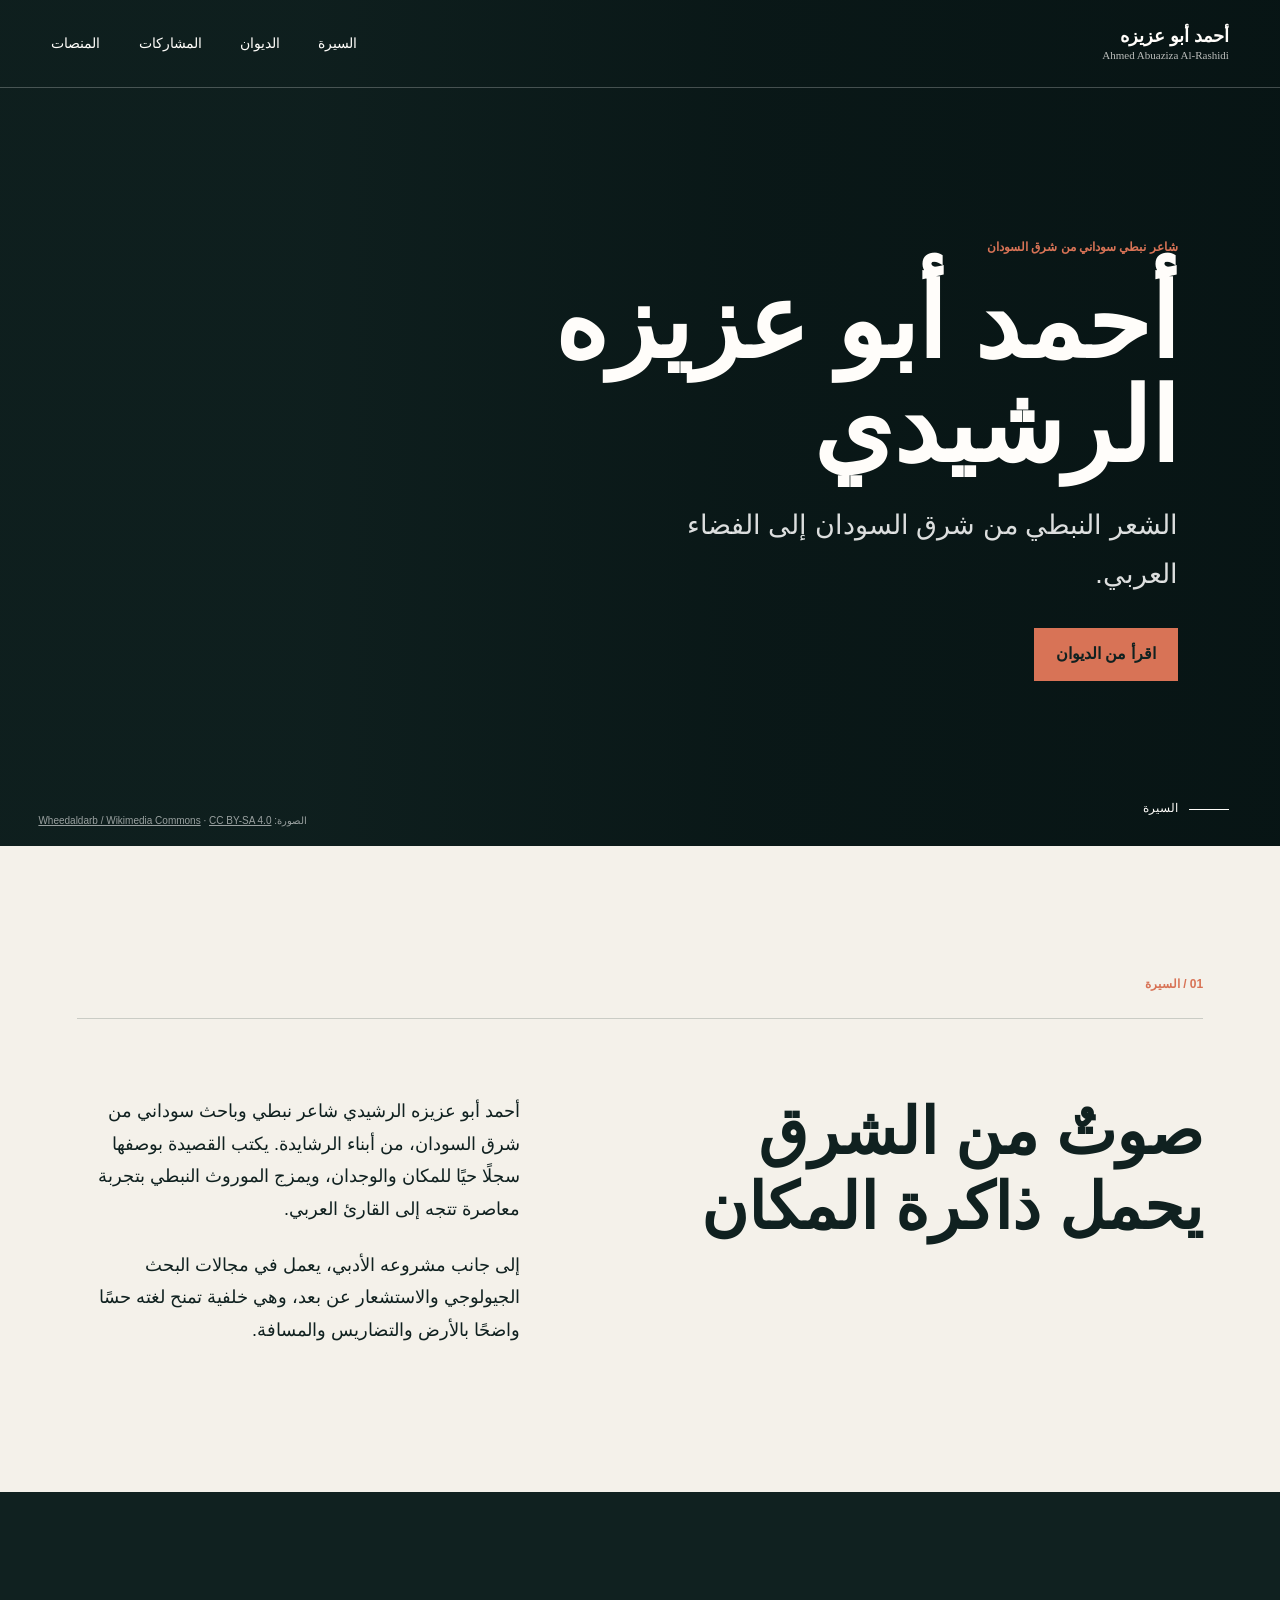
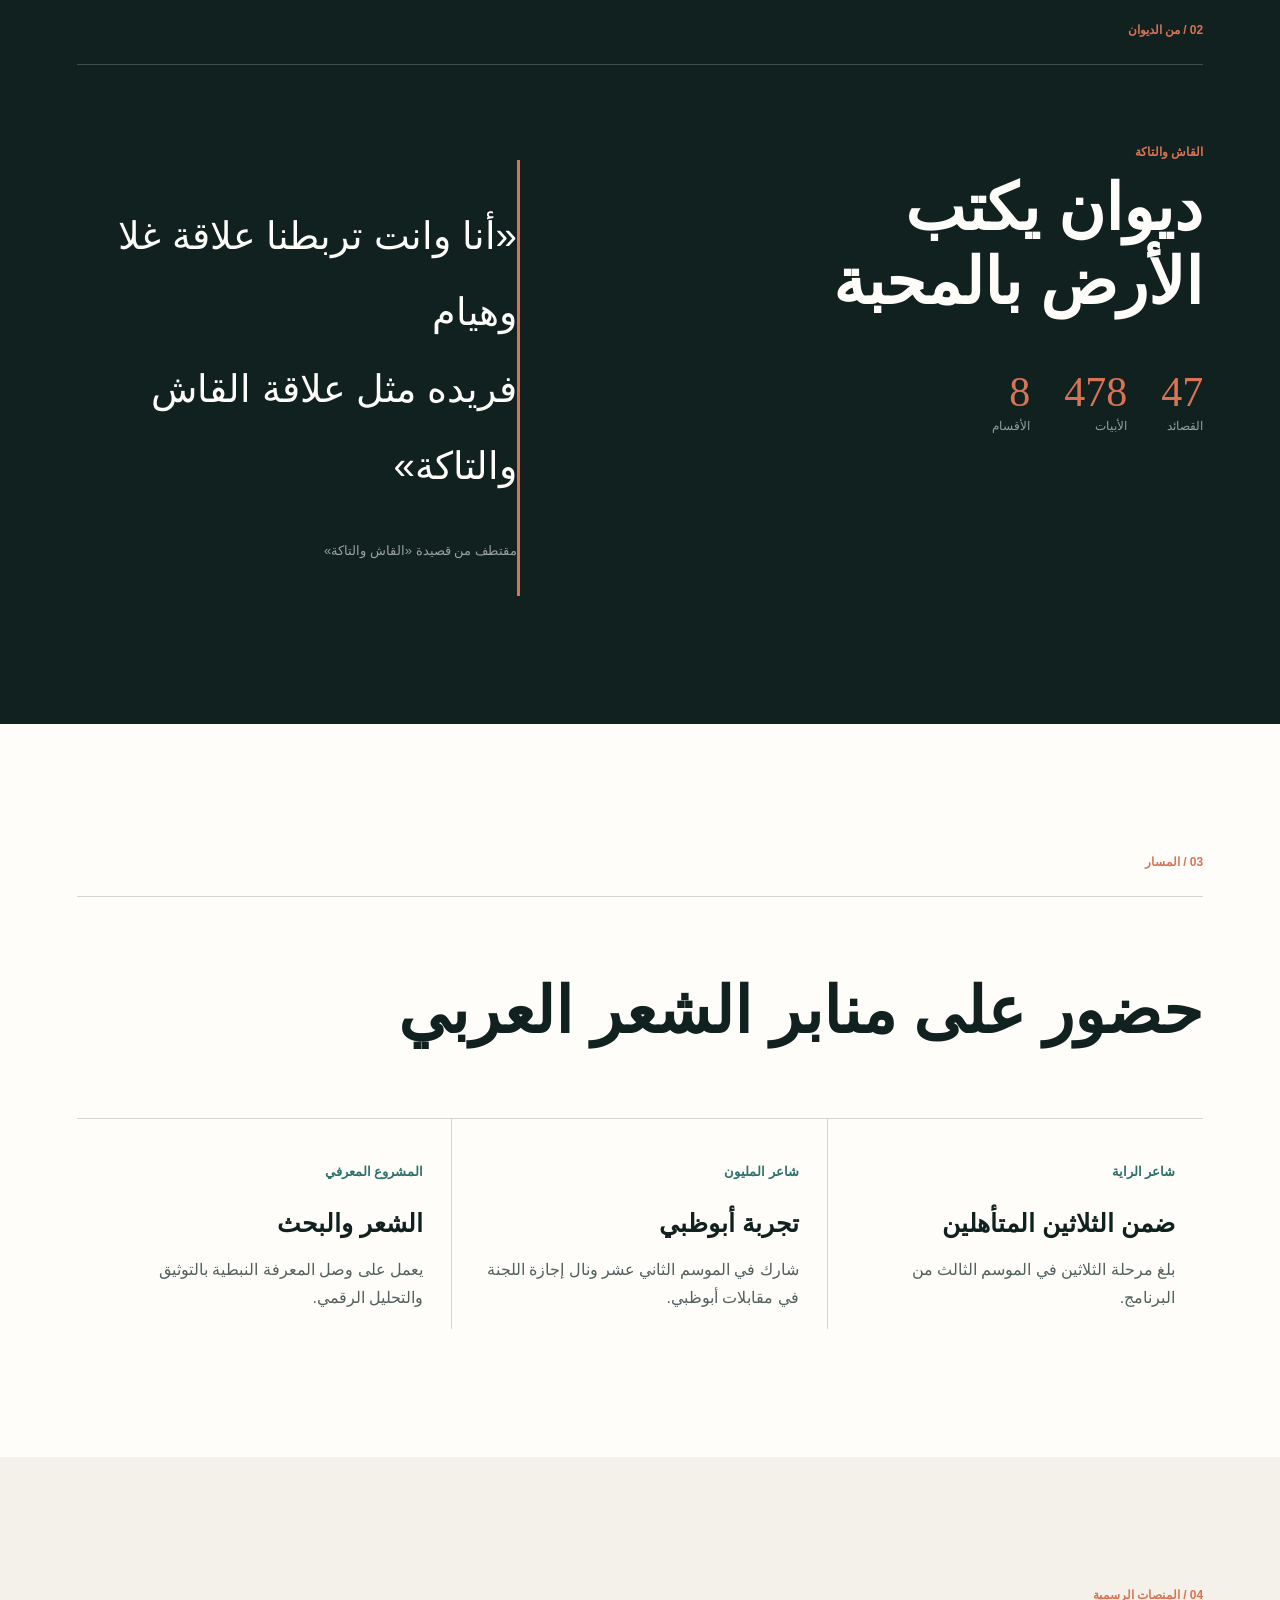
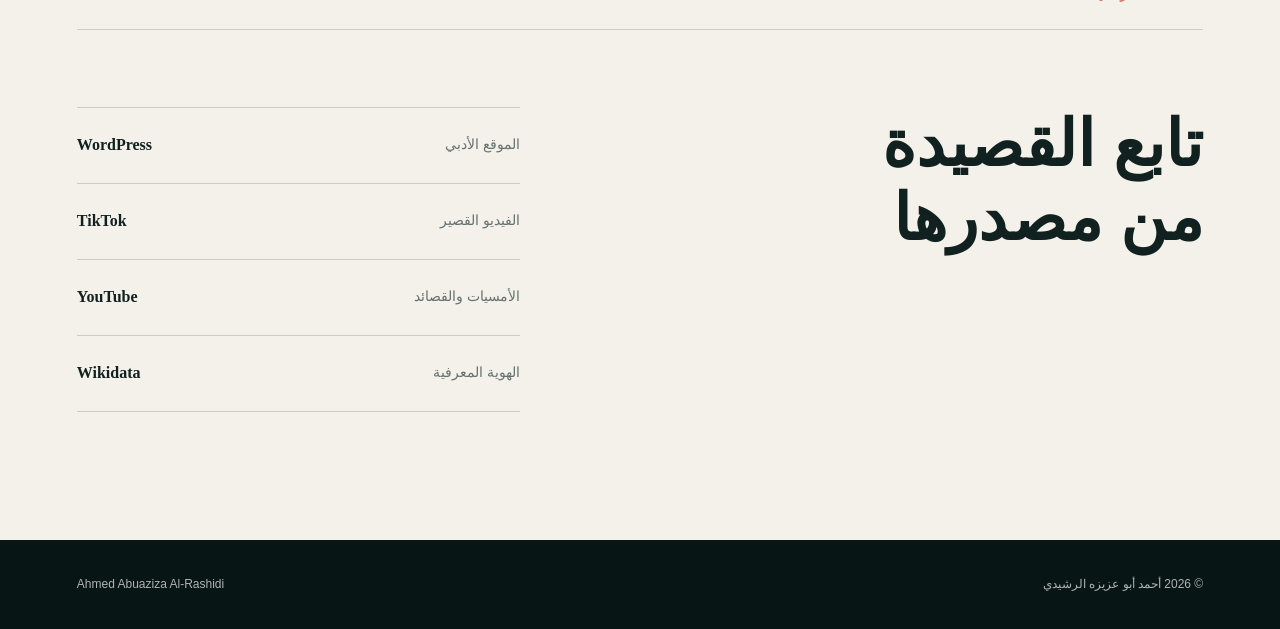
<file: index.html>
<!doctype html>
<html lang="ar" dir="rtl">
<head>
  <meta charset="utf-8">
  <meta name="viewport" content="width=device-width, initial-scale=1">
  <title>أحمد أبو عزيزه الرشيدي | شاعر نبطي سوداني</title>
  <meta name="description" content="الموقع الأدبي لأحمد أبو عزيزه الرشيدي، شاعر نبطي سوداني من شرق السودان، وصاحب ديوان القاش والتاكة.">
  <meta name="author" content="أحمد أبو عزيزه الرشيدي">
  <meta name="robots" content="index,follow,max-image-preview:large,max-snippet:-1">
  <meta name="theme-color" content="#0d2222">
  <link rel="canonical" href="https://abuaziza404-tech.github.io/Bouhhh/">
  <link rel="manifest" href="manifest.webmanifest">
  <link rel="stylesheet" href="styles.css">
  <meta property="og:type" content="profile">
  <meta property="og:locale" content="ar_AR">
  <meta property="og:title" content="أحمد أبو عزيزه الرشيدي | شاعر نبطي سوداني">
  <meta property="og:description" content="الشعر النبطي من شرق السودان إلى الفضاء العربي.">
  <meta property="og:image" content="https://commons.wikimedia.org/wiki/Special:Redirect/file/Ahmed_Abuaziza_Al-Rashidi_portrait.jpg">
  <meta property="og:url" content="https://abuaziza404-tech.github.io/Bouhhh/">
  <script type="application/ld+json">
  {
    "@context": "https://schema.org",
    "@graph": [
      {
        "@type": "Person",
        "@id": "https://abuaziza404-tech.github.io/Bouhhh/#person",
        "name": "أحمد أبو عزيزه الرشيدي",
        "alternateName": ["Ahmed Abuaziza Al-Rashidi", "أحمد أبوعزيزه الرشيدي"],
        "jobTitle": "شاعر نبطي وباحث سوداني",
        "description": "شاعر نبطي سوداني من شرق السودان، من أبناء الرشايدة، وصاحب ديوان القاش والتاكة.",
        "image": "https://commons.wikimedia.org/wiki/Special:Redirect/file/Ahmed_Abuaziza_Al-Rashidi_portrait.jpg",
        "nationality": {"@type": "Country", "name": "السودان"},
        "knowsAbout": ["الشعر النبطي", "الثقافة السودانية", "التراث الرشيدي", "الاستشعار عن بعد", "الجيولوجيا"],
        "sameAs": [
          "https://www.wikidata.org/wiki/Q141683121",
          "https://ahmedabuazizaalrashidi.wordpress.com/",
          "https://www.tiktok.com/@abuaz404",
          "https://www.youtube.com/@abuaz404"
        ]
      },
      {
        "@type": "Book",
        "name": "القاش والتاكة",
        "inLanguage": "ar",
        "genre": "الشعر النبطي",
        "author": {"@id": "https://abuaziza404-tech.github.io/Bouhhh/#person"},
        "description": "ديوان شعري يضم 47 قصيدة و478 بيتًا في ثمانية أقسام."
      },
      {
        "@type": "WebSite",
        "name": "أحمد أبو عزيزه الرشيدي",
        "url": "https://abuaziza404-tech.github.io/Bouhhh/",
        "inLanguage": "ar",
        "about": {"@id": "https://abuaziza404-tech.github.io/Bouhhh/#person"}
      }
    ]
  }
  </script>
</head>
<body>
  <a class="skip-link" href="#main">انتقل إلى المحتوى</a>
  <header class="site-header" aria-label="رأس الصفحة">
    <a class="brand" href="#top" aria-label="أحمد أبو عزيزه الرشيدي - البداية">
      <span>أحمد أبو عزيزه</span>
      <small>Ahmed Abuaziza Al-Rashidi</small>
    </a>
    <button class="menu-toggle" type="button" aria-expanded="false" aria-controls="site-nav">القائمة</button>
    <nav id="site-nav" aria-label="التنقل الرئيسي">
      <a href="#about">السيرة</a>
      <a href="#diwan">الديوان</a>
      <a href="#journey">المشاركات</a>
      <a href="#links">المنصات</a>
    </nav>
  </header>

  <main id="main">
    <section class="hero" id="top" aria-labelledby="hero-title">
      <div class="hero-shade"></div>
      <div class="hero-content reveal">
        <p class="eyebrow">شاعر نبطي سوداني من شرق السودان</p>
        <h1 id="hero-title">أحمد أبو عزيزه<br>الرشيدي</h1>
        <p class="hero-line">الشعر النبطي من شرق السودان إلى الفضاء العربي.</p>
        <a class="primary-action" href="#diwan">اقرأ من الديوان</a>
      </div>
      <a class="scroll-cue" href="#about" aria-label="انتقل إلى السيرة"><span></span>السيرة</a>
      <p class="image-credit">الصورة: <a href="https://commons.wikimedia.org/wiki/File:Ahmed_Abuaziza_Al-Rashidi_portrait.jpg" target="_blank" rel="noopener">Wheedaldarb / Wikimedia Commons</a> · <a href="https://creativecommons.org/licenses/by-sa/4.0/deed.ar" target="_blank" rel="noopener">CC BY-SA 4.0</a></p>
    </section>

    <section class="intro section" id="about" aria-labelledby="about-title">
      <div class="section-kicker">01 / السيرة</div>
      <div class="intro-grid">
        <h2 id="about-title">صوتٌ من الشرق<br>يحمل ذاكرة المكان</h2>
        <div class="prose reveal">
          <p>أحمد أبو عزيزه الرشيدي شاعر نبطي وباحث سوداني من شرق السودان، من أبناء الرشايدة. يكتب القصيدة بوصفها سجلًا حيًا للمكان والوجدان، ويمزج الموروث النبطي بتجربة معاصرة تتجه إلى القارئ العربي.</p>
          <p>إلى جانب مشروعه الأدبي، يعمل في مجالات البحث الجيولوجي والاستشعار عن بعد، وهي خلفية تمنح لغته حسًا واضحًا بالأرض والتضاريس والمسافة.</p>
        </div>
      </div>
    </section>

    <section class="diwan section" id="diwan" aria-labelledby="diwan-title">
      <div class="section-kicker">02 / من الديوان</div>
      <div class="diwan-layout">
        <div>
          <p class="overline">القاش والتاكة</p>
          <h2 id="diwan-title">ديوان يكتب<br>الأرض بالمحبة</h2>
          <dl class="facts" aria-label="بيانات الديوان">
            <div><dt>القصائد</dt><dd>47</dd></div>
            <div><dt>الأبيات</dt><dd>478</dd></div>
            <div><dt>الأقسام</dt><dd>8</dd></div>
          </dl>
        </div>
        <blockquote class="poem reveal">
          <p>«أنا وانت تربطنا علاقة غلا وهيام<br>فريده مثل علاقة القاش والتاكة»</p>
          <footer>مقتطف من قصيدة «القاش والتاكة»</footer>
        </blockquote>
      </div>
    </section>

    <section class="journey section" id="journey" aria-labelledby="journey-title">
      <div class="section-kicker">03 / المسار</div>
      <h2 id="journey-title">حضور على منابر الشعر العربي</h2>
      <div class="timeline">
        <article class="reveal">
          <time>شاعر الراية</time>
          <h3>ضمن الثلاثين المتأهلين</h3>
          <p>بلغ مرحلة الثلاثين في الموسم الثالث من البرنامج.</p>
        </article>
        <article class="reveal">
          <time>شاعر المليون</time>
          <h3>تجربة أبوظبي</h3>
          <p>شارك في الموسم الثاني عشر ونال إجازة اللجنة في مقابلات أبوظبي.</p>
        </article>
        <article class="reveal">
          <time>المشروع المعرفي</time>
          <h3>الشعر والبحث</h3>
          <p>يعمل على وصل المعرفة النبطية بالتوثيق والتحليل الرقمي.</p>
        </article>
      </div>
    </section>

    <section class="links section" id="links" aria-labelledby="links-title">
      <div class="section-kicker">04 / المنصات الرسمية</div>
      <div class="links-layout">
        <h2 id="links-title">تابع القصيدة<br>من مصدرها</h2>
        <div class="link-list">
          <a href="https://ahmedabuazizaalrashidi.wordpress.com/" rel="me noopener" target="_blank"><span>الموقع الأدبي</span><b>WordPress</b></a>
          <a href="https://www.tiktok.com/@abuaz404" rel="me noopener" target="_blank"><span>الفيديو القصير</span><b>TikTok</b></a>
          <a href="https://www.youtube.com/@abuaz404" rel="me noopener" target="_blank"><span>الأمسيات والقصائد</span><b>YouTube</b></a>
          <a href="https://www.wikidata.org/wiki/Q141683121" rel="me noopener" target="_blank"><span>الهوية المعرفية</span><b>Wikidata</b></a>
        </div>
      </div>
    </section>
  </main>

  <footer class="site-footer">
    <p>© <span id="year">2026</span> أحمد أبو عزيزه الرشيدي</p>
    <p lang="en" dir="ltr">Ahmed Abuaziza Al-Rashidi</p>
  </footer>
  <script src="app.js"></script>
</body>
</html>
</file>
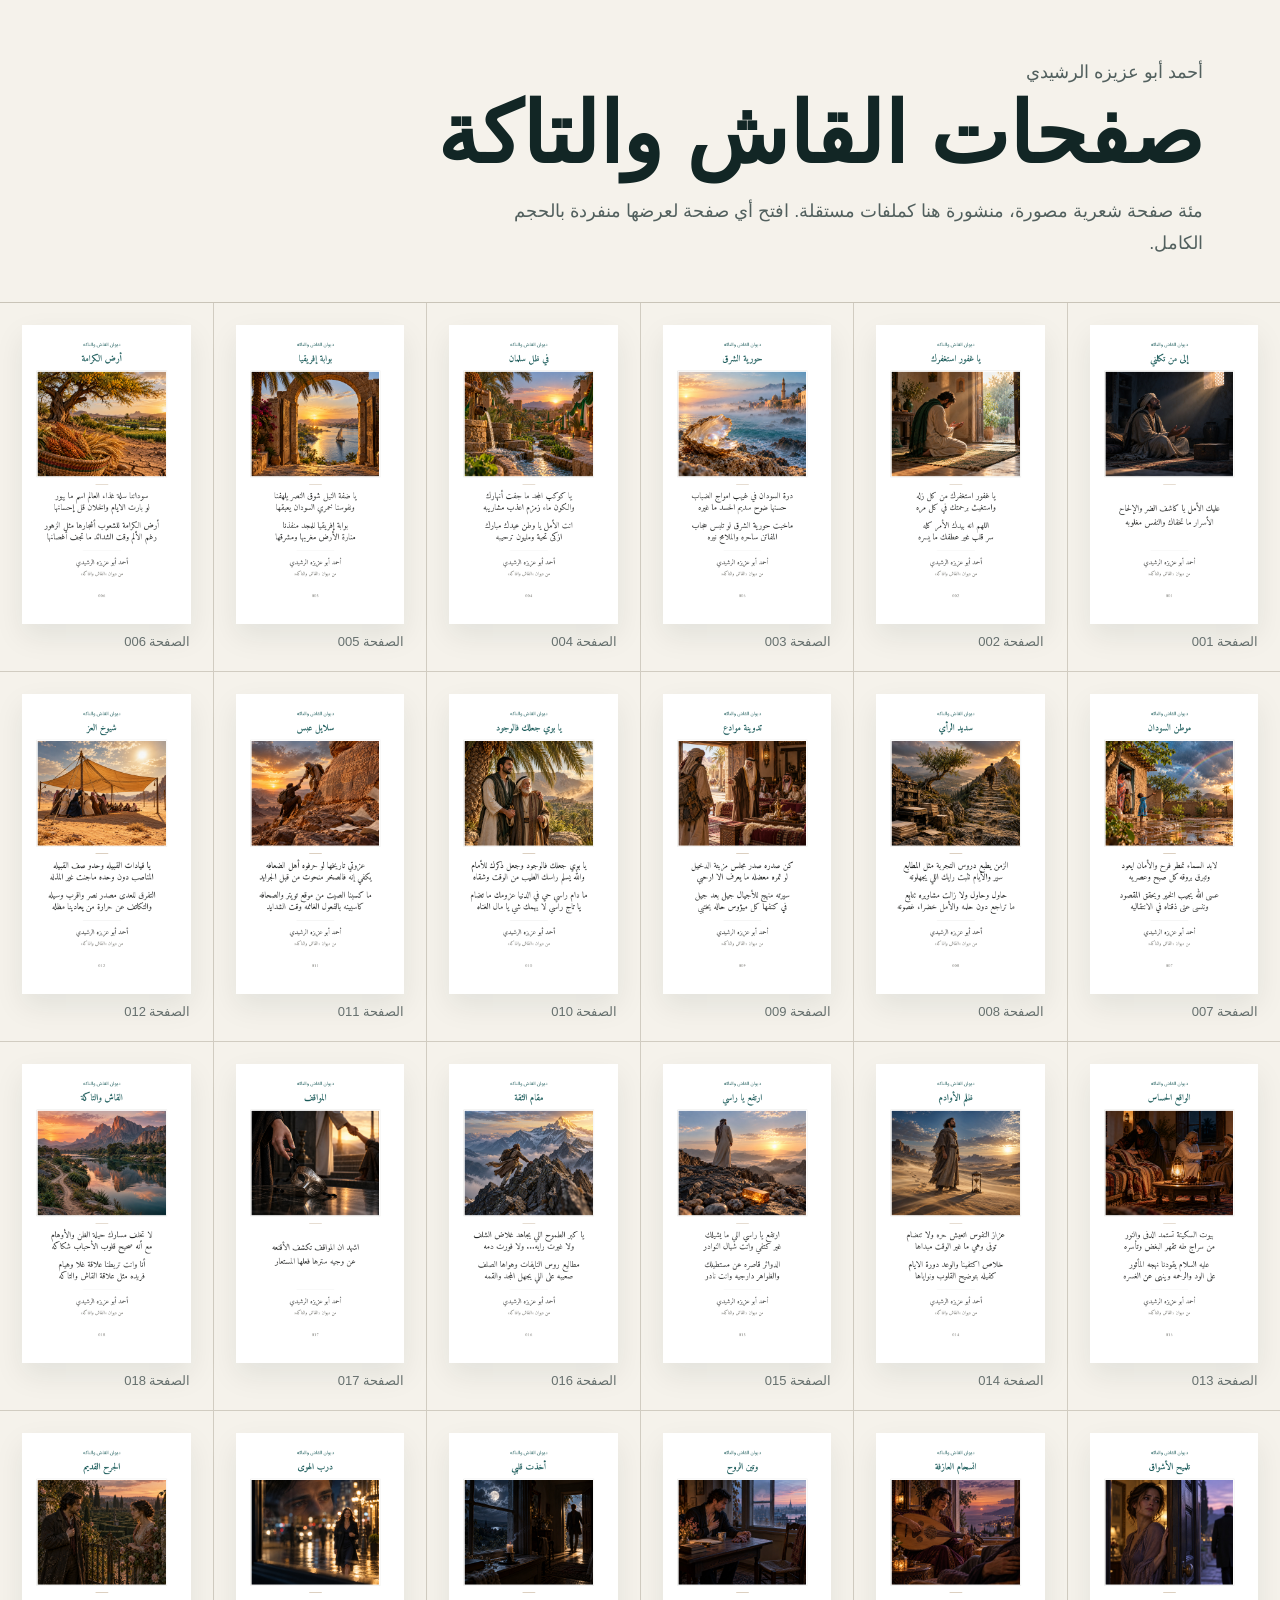
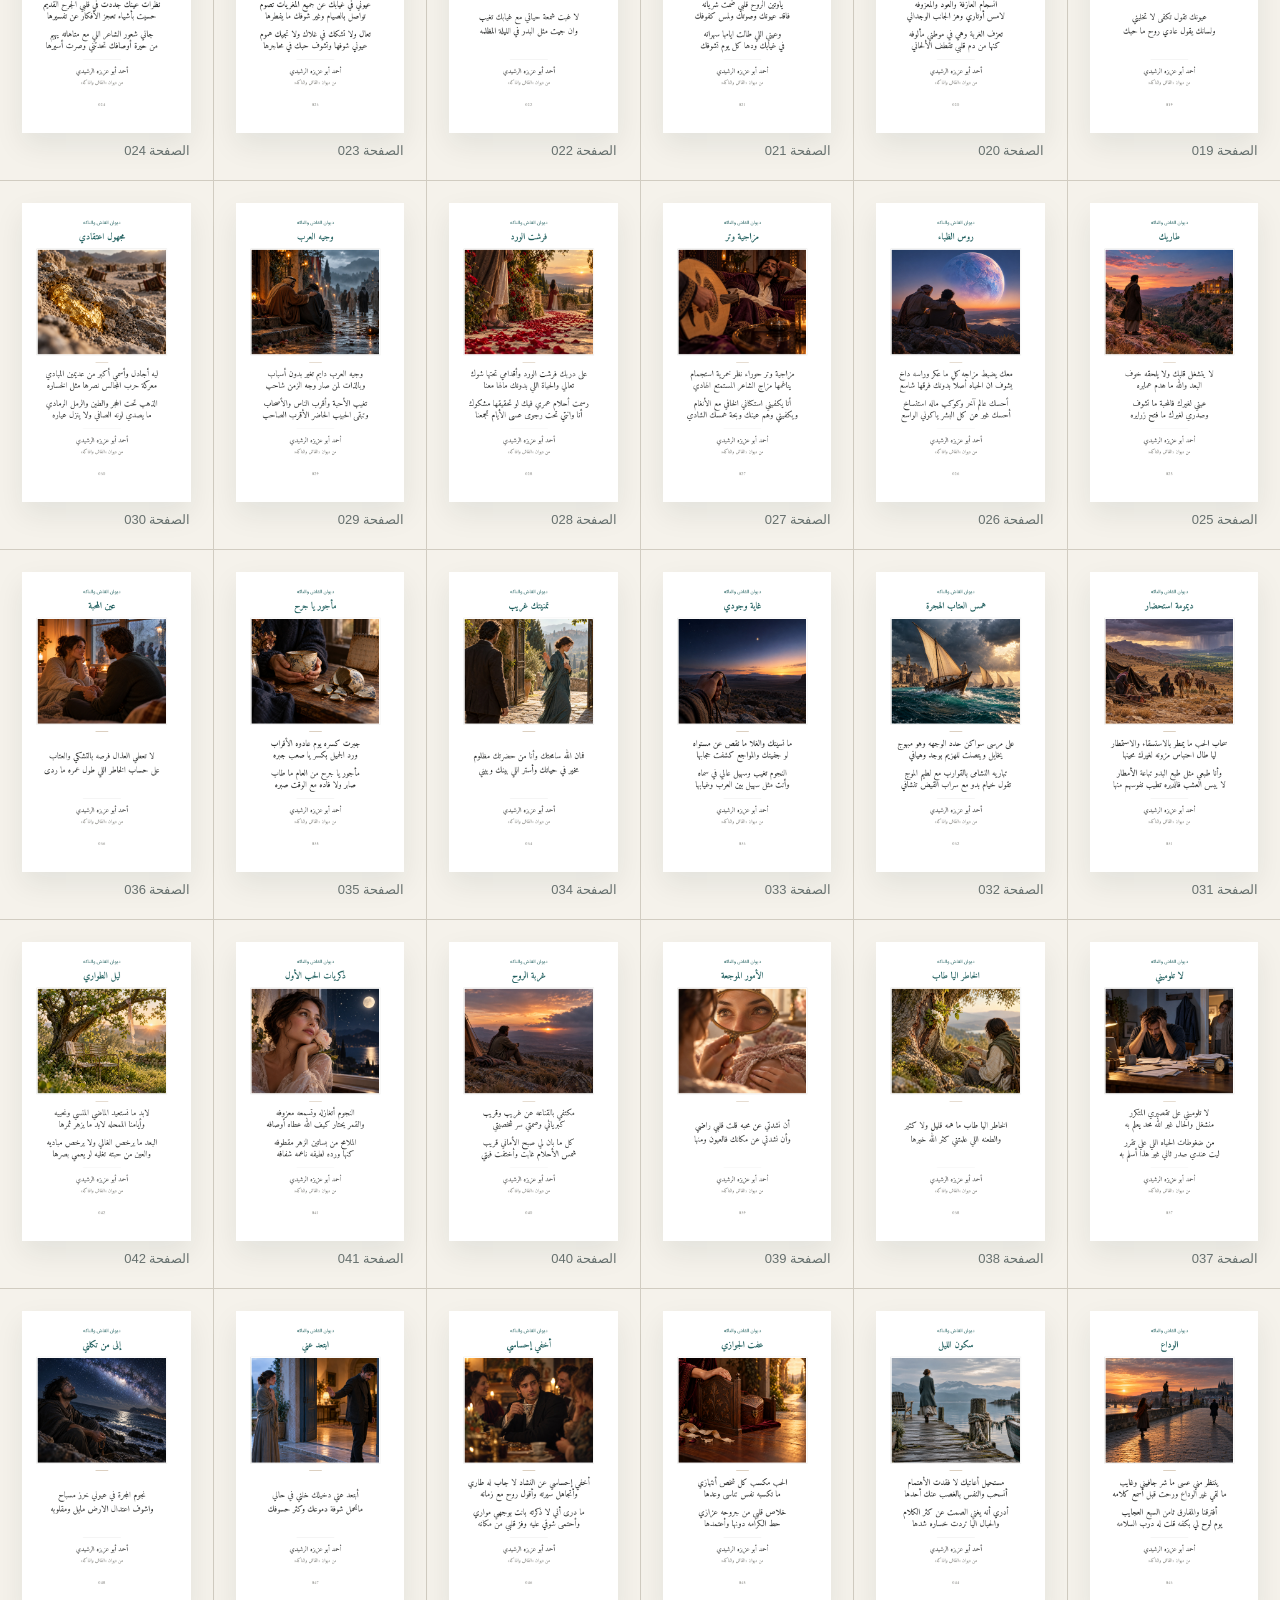
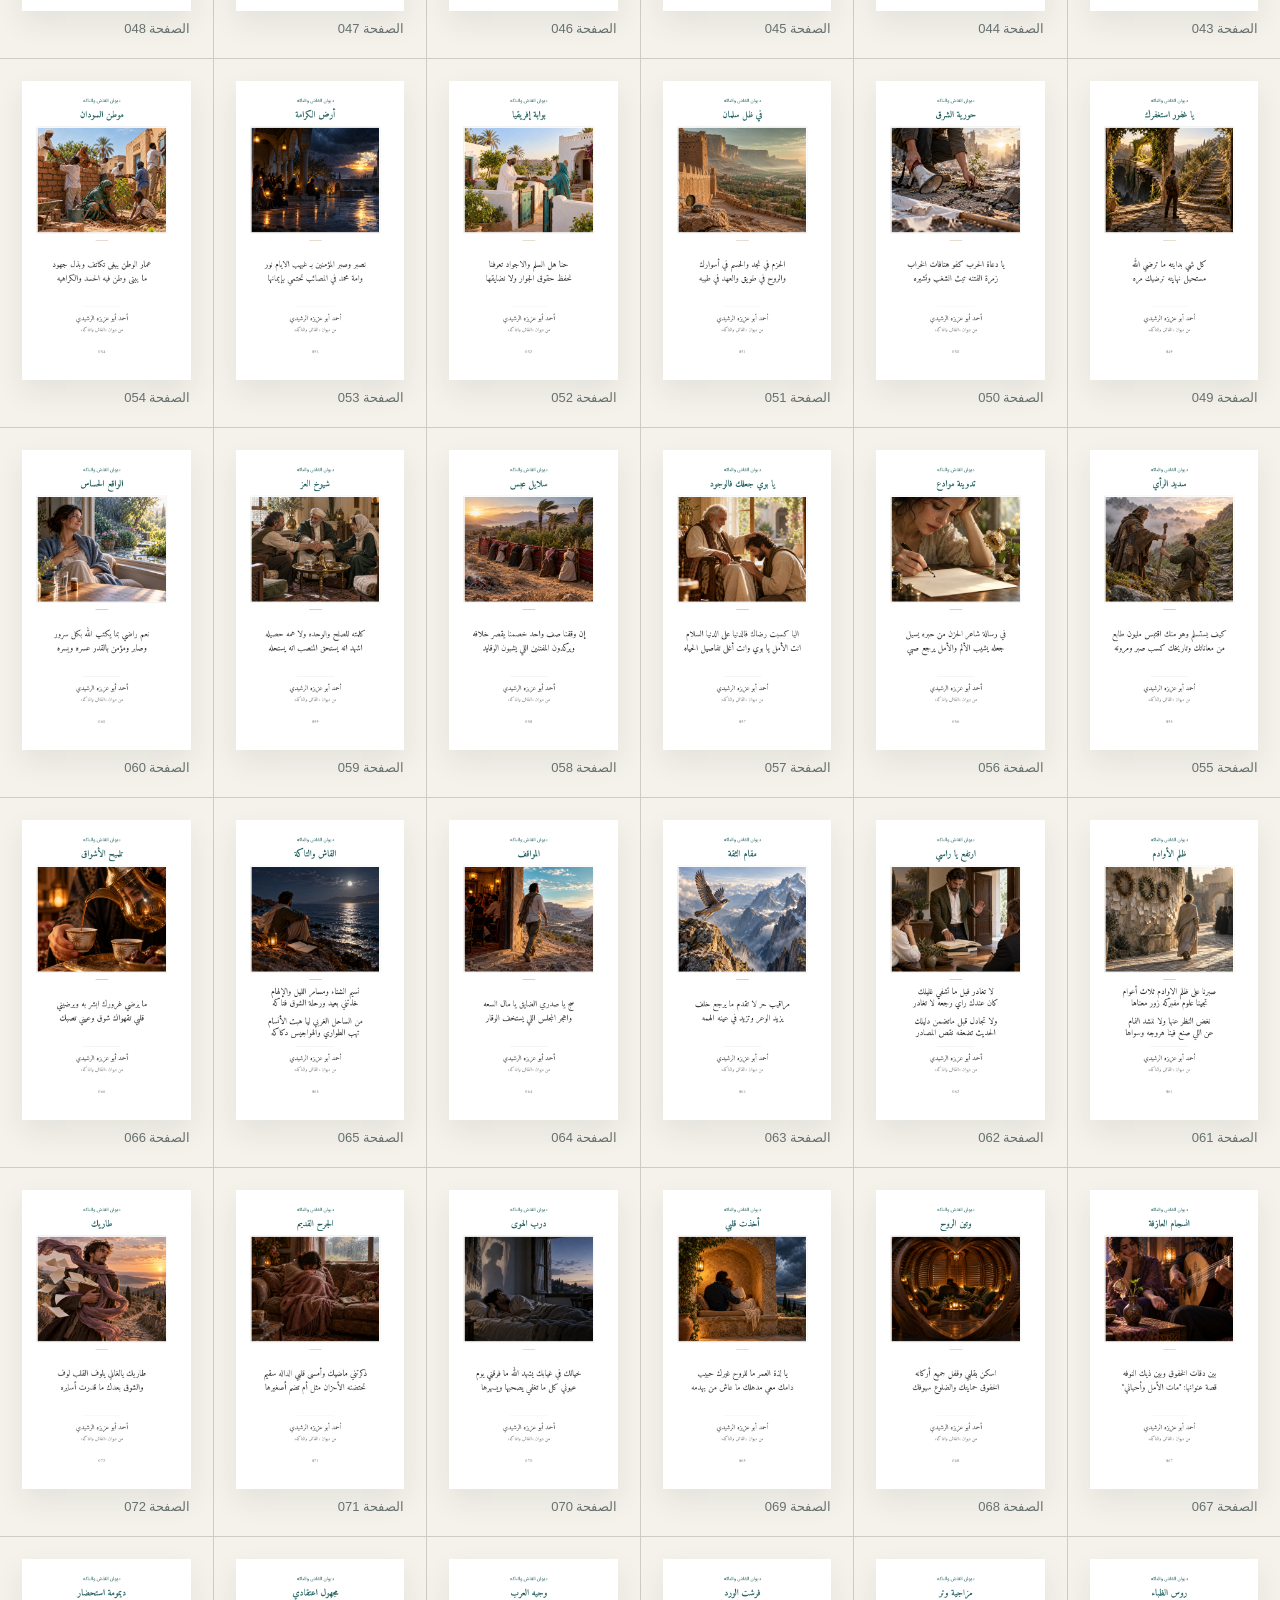
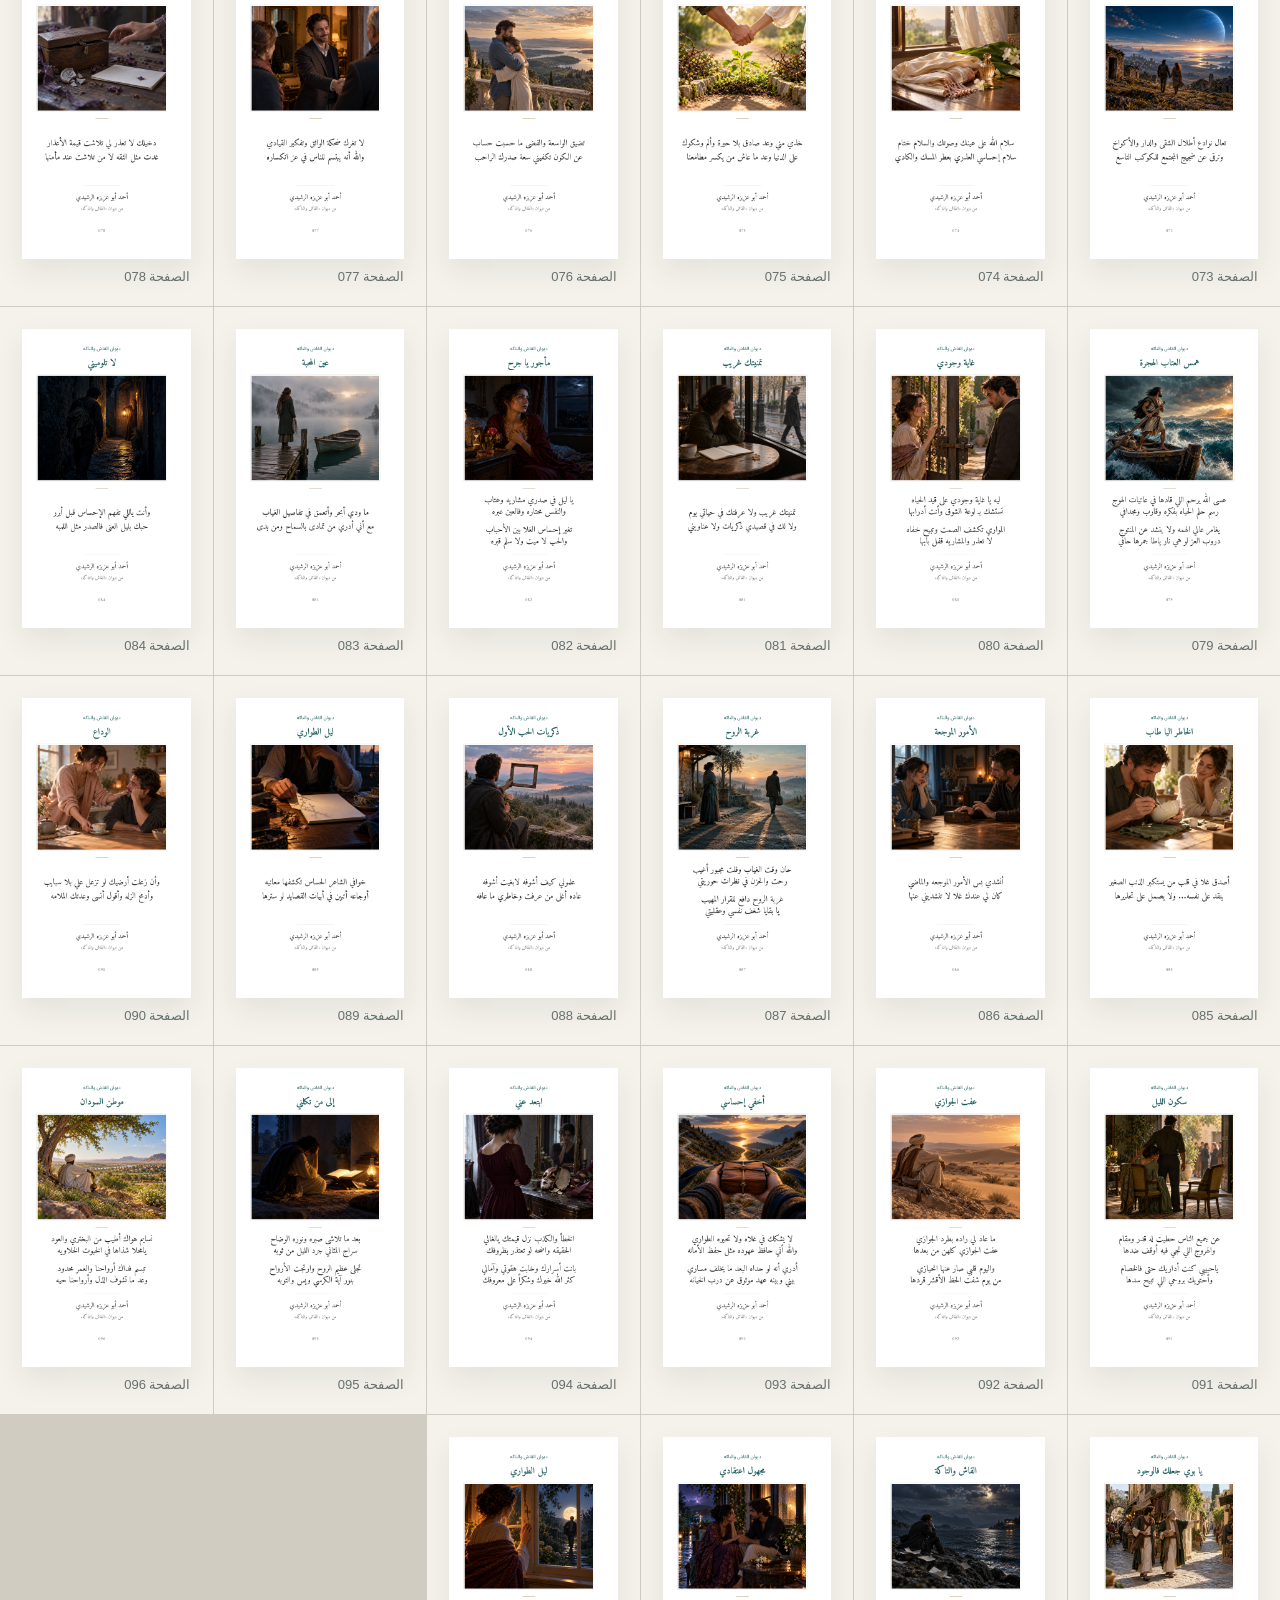
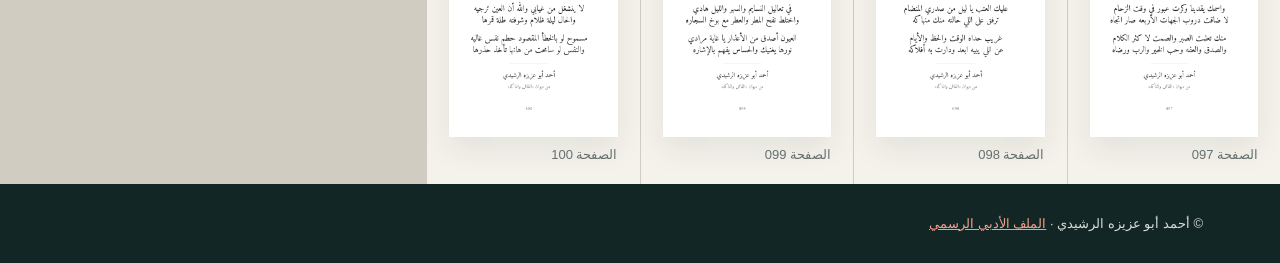
<file: gallery/index.html>
<!doctype html>
<html lang="ar" dir="rtl">
<head>
<meta charset="utf-8">
<meta name="viewport" content="width=device-width,initial-scale=1">
<title>صفحات القاش والتاكة | أحمد أبو عزيزه الرشيدي</title>
<meta name="description" content="أرشيف مصور يضم 100 صفحة شعرية منفصلة من أعمال أحمد أبو عزيزه الرشيدي.">
<meta name="robots" content="index,follow,max-image-preview:large">
<link rel="canonical" href="https://abuaziza404-tech.github.io/Bouhhh/gallery/">
<style>
:root{--ink:#122625;--paper:#f5f2eb;--accent:#c6654d}*{box-sizing:border-box}body{margin:0;background:var(--paper);color:var(--ink);font-family:Tahoma,Arial,sans-serif}header{padding:56px clamp(20px,6vw,84px) 42px;border-bottom:1px solid #c9c4b8}h1{font-size:clamp(38px,7vw,84px);line-height:1.1;margin:0 0 14px}header p{max-width:720px;font-size:18px;line-height:1.8;margin:0;color:#52605e}.grid{display:grid;grid-template-columns:repeat(auto-fit,minmax(210px,1fr));gap:1px;background:#d1ccc1}article{background:var(--paper);padding:22px}article a{display:block;aspect-ratio:9/16;overflow:hidden;background:white;box-shadow:0 12px 28px rgba(18,38,37,.08)}article img{display:block;width:100%;height:100%;object-fit:cover;transition:transform .25s ease}article a:hover img,article a:focus-visible img{transform:scale(1.025)}article p{margin:10px 0 0;font-size:13px;color:#66706e}footer{padding:32px clamp(20px,6vw,84px);background:var(--ink);color:#d9ddd9;font-size:13px}footer a{color:#f2a18c}@media(max-width:520px){header{padding-top:38px}.grid{grid-template-columns:repeat(2,minmax(0,1fr))}article{padding:10px}article p{font-size:11px}}
</style>
</head>
<body>
<header><p>أحمد أبو عزيزه الرشيدي</p><h1>صفحات القاش والتاكة</h1><p>مئة صفحة شعرية مصورة، منشورة هنا كملفات مستقلة. افتح أي صفحة لعرضها منفردة بالحجم الكامل.</p></header>
<main class="grid"><article><a href="./pages/001.jpg" aria-label="فتح الصفحة الشعرية 001"><img src="./pages/001.jpg" alt="صفحة شعرية رقم 001 من ديوان القاش والتاكة لأحمد أبو عزيزه الرشيدي" loading="lazy" width="1080" height="1920"></a><p>الصفحة 001</p></article>
<article><a href="./pages/002.jpg" aria-label="فتح الصفحة الشعرية 002"><img src="./pages/002.jpg" alt="صفحة شعرية رقم 002 من ديوان القاش والتاكة لأحمد أبو عزيزه الرشيدي" loading="lazy" width="1080" height="1920"></a><p>الصفحة 002</p></article>
<article><a href="./pages/003.jpg" aria-label="فتح الصفحة الشعرية 003"><img src="./pages/003.jpg" alt="صفحة شعرية رقم 003 من ديوان القاش والتاكة لأحمد أبو عزيزه الرشيدي" loading="lazy" width="1080" height="1920"></a><p>الصفحة 003</p></article>
<article><a href="./pages/004.jpg" aria-label="فتح الصفحة الشعرية 004"><img src="./pages/004.jpg" alt="صفحة شعرية رقم 004 من ديوان القاش والتاكة لأحمد أبو عزيزه الرشيدي" loading="lazy" width="1080" height="1920"></a><p>الصفحة 004</p></article>
<article><a href="./pages/005.jpg" aria-label="فتح الصفحة الشعرية 005"><img src="./pages/005.jpg" alt="صفحة شعرية رقم 005 من ديوان القاش والتاكة لأحمد أبو عزيزه الرشيدي" loading="lazy" width="1080" height="1920"></a><p>الصفحة 005</p></article>
<article><a href="./pages/006.jpg" aria-label="فتح الصفحة الشعرية 006"><img src="./pages/006.jpg" alt="صفحة شعرية رقم 006 من ديوان القاش والتاكة لأحمد أبو عزيزه الرشيدي" loading="lazy" width="1080" height="1920"></a><p>الصفحة 006</p></article>
<article><a href="./pages/007.jpg" aria-label="فتح الصفحة الشعرية 007"><img src="./pages/007.jpg" alt="صفحة شعرية رقم 007 من ديوان القاش والتاكة لأحمد أبو عزيزه الرشيدي" loading="lazy" width="1080" height="1920"></a><p>الصفحة 007</p></article>
<article><a href="./pages/008.jpg" aria-label="فتح الصفحة الشعرية 008"><img src="./pages/008.jpg" alt="صفحة شعرية رقم 008 من ديوان القاش والتاكة لأحمد أبو عزيزه الرشيدي" loading="lazy" width="1080" height="1920"></a><p>الصفحة 008</p></article>
<article><a href="./pages/009.jpg" aria-label="فتح الصفحة الشعرية 009"><img src="./pages/009.jpg" alt="صفحة شعرية رقم 009 من ديوان القاش والتاكة لأحمد أبو عزيزه الرشيدي" loading="lazy" width="1080" height="1920"></a><p>الصفحة 009</p></article>
<article><a href="./pages/010.jpg" aria-label="فتح الصفحة الشعرية 010"><img src="./pages/010.jpg" alt="صفحة شعرية رقم 010 من ديوان القاش والتاكة لأحمد أبو عزيزه الرشيدي" loading="lazy" width="1080" height="1920"></a><p>الصفحة 010</p></article>
<article><a href="./pages/011.jpg" aria-label="فتح الصفحة الشعرية 011"><img src="./pages/011.jpg" alt="صفحة شعرية رقم 011 من ديوان القاش والتاكة لأحمد أبو عزيزه الرشيدي" loading="lazy" width="1080" height="1920"></a><p>الصفحة 011</p></article>
<article><a href="./pages/012.jpg" aria-label="فتح الصفحة الشعرية 012"><img src="./pages/012.jpg" alt="صفحة شعرية رقم 012 من ديوان القاش والتاكة لأحمد أبو عزيزه الرشيدي" loading="lazy" width="1080" height="1920"></a><p>الصفحة 012</p></article>
<article><a href="./pages/013.jpg" aria-label="فتح الصفحة الشعرية 013"><img src="./pages/013.jpg" alt="صفحة شعرية رقم 013 من ديوان القاش والتاكة لأحمد أبو عزيزه الرشيدي" loading="lazy" width="1080" height="1920"></a><p>الصفحة 013</p></article>
<article><a href="./pages/014.jpg" aria-label="فتح الصفحة الشعرية 014"><img src="./pages/014.jpg" alt="صفحة شعرية رقم 014 من ديوان القاش والتاكة لأحمد أبو عزيزه الرشيدي" loading="lazy" width="1080" height="1920"></a><p>الصفحة 014</p></article>
<article><a href="./pages/015.jpg" aria-label="فتح الصفحة الشعرية 015"><img src="./pages/015.jpg" alt="صفحة شعرية رقم 015 من ديوان القاش والتاكة لأحمد أبو عزيزه الرشيدي" loading="lazy" width="1080" height="1920"></a><p>الصفحة 015</p></article>
<article><a href="./pages/016.jpg" aria-label="فتح الصفحة الشعرية 016"><img src="./pages/016.jpg" alt="صفحة شعرية رقم 016 من ديوان القاش والتاكة لأحمد أبو عزيزه الرشيدي" loading="lazy" width="1080" height="1920"></a><p>الصفحة 016</p></article>
<article><a href="./pages/017.jpg" aria-label="فتح الصفحة الشعرية 017"><img src="./pages/017.jpg" alt="صفحة شعرية رقم 017 من ديوان القاش والتاكة لأحمد أبو عزيزه الرشيدي" loading="lazy" width="1080" height="1920"></a><p>الصفحة 017</p></article>
<article><a href="./pages/018.jpg" aria-label="فتح الصفحة الشعرية 018"><img src="./pages/018.jpg" alt="صفحة شعرية رقم 018 من ديوان القاش والتاكة لأحمد أبو عزيزه الرشيدي" loading="lazy" width="1080" height="1920"></a><p>الصفحة 018</p></article>
<article><a href="./pages/019.jpg" aria-label="فتح الصفحة الشعرية 019"><img src="./pages/019.jpg" alt="صفحة شعرية رقم 019 من ديوان القاش والتاكة لأحمد أبو عزيزه الرشيدي" loading="lazy" width="1080" height="1920"></a><p>الصفحة 019</p></article>
<article><a href="./pages/020.jpg" aria-label="فتح الصفحة الشعرية 020"><img src="./pages/020.jpg" alt="صفحة شعرية رقم 020 من ديوان القاش والتاكة لأحمد أبو عزيزه الرشيدي" loading="lazy" width="1080" height="1920"></a><p>الصفحة 020</p></article>
<article><a href="./pages/021.jpg" aria-label="فتح الصفحة الشعرية 021"><img src="./pages/021.jpg" alt="صفحة شعرية رقم 021 من ديوان القاش والتاكة لأحمد أبو عزيزه الرشيدي" loading="lazy" width="1080" height="1920"></a><p>الصفحة 021</p></article>
<article><a href="./pages/022.jpg" aria-label="فتح الصفحة الشعرية 022"><img src="./pages/022.jpg" alt="صفحة شعرية رقم 022 من ديوان القاش والتاكة لأحمد أبو عزيزه الرشيدي" loading="lazy" width="1080" height="1920"></a><p>الصفحة 022</p></article>
<article><a href="./pages/023.jpg" aria-label="فتح الصفحة الشعرية 023"><img src="./pages/023.jpg" alt="صفحة شعرية رقم 023 من ديوان القاش والتاكة لأحمد أبو عزيزه الرشيدي" loading="lazy" width="1080" height="1920"></a><p>الصفحة 023</p></article>
<article><a href="./pages/024.jpg" aria-label="فتح الصفحة الشعرية 024"><img src="./pages/024.jpg" alt="صفحة شعرية رقم 024 من ديوان القاش والتاكة لأحمد أبو عزيزه الرشيدي" loading="lazy" width="1080" height="1920"></a><p>الصفحة 024</p></article>
<article><a href="./pages/025.jpg" aria-label="فتح الصفحة الشعرية 025"><img src="./pages/025.jpg" alt="صفحة شعرية رقم 025 من ديوان القاش والتاكة لأحمد أبو عزيزه الرشيدي" loading="lazy" width="1080" height="1920"></a><p>الصفحة 025</p></article>
<article><a href="./pages/026.jpg" aria-label="فتح الصفحة الشعرية 026"><img src="./pages/026.jpg" alt="صفحة شعرية رقم 026 من ديوان القاش والتاكة لأحمد أبو عزيزه الرشيدي" loading="lazy" width="1080" height="1920"></a><p>الصفحة 026</p></article>
<article><a href="./pages/027.jpg" aria-label="فتح الصفحة الشعرية 027"><img src="./pages/027.jpg" alt="صفحة شعرية رقم 027 من ديوان القاش والتاكة لأحمد أبو عزيزه الرشيدي" loading="lazy" width="1080" height="1920"></a><p>الصفحة 027</p></article>
<article><a href="./pages/028.jpg" aria-label="فتح الصفحة الشعرية 028"><img src="./pages/028.jpg" alt="صفحة شعرية رقم 028 من ديوان القاش والتاكة لأحمد أبو عزيزه الرشيدي" loading="lazy" width="1080" height="1920"></a><p>الصفحة 028</p></article>
<article><a href="./pages/029.jpg" aria-label="فتح الصفحة الشعرية 029"><img src="./pages/029.jpg" alt="صفحة شعرية رقم 029 من ديوان القاش والتاكة لأحمد أبو عزيزه الرشيدي" loading="lazy" width="1080" height="1920"></a><p>الصفحة 029</p></article>
<article><a href="./pages/030.jpg" aria-label="فتح الصفحة الشعرية 030"><img src="./pages/030.jpg" alt="صفحة شعرية رقم 030 من ديوان القاش والتاكة لأحمد أبو عزيزه الرشيدي" loading="lazy" width="1080" height="1920"></a><p>الصفحة 030</p></article>
<article><a href="./pages/031.jpg" aria-label="فتح الصفحة الشعرية 031"><img src="./pages/031.jpg" alt="صفحة شعرية رقم 031 من ديوان القاش والتاكة لأحمد أبو عزيزه الرشيدي" loading="lazy" width="1080" height="1920"></a><p>الصفحة 031</p></article>
<article><a href="./pages/032.jpg" aria-label="فتح الصفحة الشعرية 032"><img src="./pages/032.jpg" alt="صفحة شعرية رقم 032 من ديوان القاش والتاكة لأحمد أبو عزيزه الرشيدي" loading="lazy" width="1080" height="1920"></a><p>الصفحة 032</p></article>
<article><a href="./pages/033.jpg" aria-label="فتح الصفحة الشعرية 033"><img src="./pages/033.jpg" alt="صفحة شعرية رقم 033 من ديوان القاش والتاكة لأحمد أبو عزيزه الرشيدي" loading="lazy" width="1080" height="1920"></a><p>الصفحة 033</p></article>
<article><a href="./pages/034.jpg" aria-label="فتح الصفحة الشعرية 034"><img src="./pages/034.jpg" alt="صفحة شعرية رقم 034 من ديوان القاش والتاكة لأحمد أبو عزيزه الرشيدي" loading="lazy" width="1080" height="1920"></a><p>الصفحة 034</p></article>
<article><a href="./pages/035.jpg" aria-label="فتح الصفحة الشعرية 035"><img src="./pages/035.jpg" alt="صفحة شعرية رقم 035 من ديوان القاش والتاكة لأحمد أبو عزيزه الرشيدي" loading="lazy" width="1080" height="1920"></a><p>الصفحة 035</p></article>
<article><a href="./pages/036.jpg" aria-label="فتح الصفحة الشعرية 036"><img src="./pages/036.jpg" alt="صفحة شعرية رقم 036 من ديوان القاش والتاكة لأحمد أبو عزيزه الرشيدي" loading="lazy" width="1080" height="1920"></a><p>الصفحة 036</p></article>
<article><a href="./pages/037.jpg" aria-label="فتح الصفحة الشعرية 037"><img src="./pages/037.jpg" alt="صفحة شعرية رقم 037 من ديوان القاش والتاكة لأحمد أبو عزيزه الرشيدي" loading="lazy" width="1080" height="1920"></a><p>الصفحة 037</p></article>
<article><a href="./pages/038.jpg" aria-label="فتح الصفحة الشعرية 038"><img src="./pages/038.jpg" alt="صفحة شعرية رقم 038 من ديوان القاش والتاكة لأحمد أبو عزيزه الرشيدي" loading="lazy" width="1080" height="1920"></a><p>الصفحة 038</p></article>
<article><a href="./pages/039.jpg" aria-label="فتح الصفحة الشعرية 039"><img src="./pages/039.jpg" alt="صفحة شعرية رقم 039 من ديوان القاش والتاكة لأحمد أبو عزيزه الرشيدي" loading="lazy" width="1080" height="1920"></a><p>الصفحة 039</p></article>
<article><a href="./pages/040.jpg" aria-label="فتح الصفحة الشعرية 040"><img src="./pages/040.jpg" alt="صفحة شعرية رقم 040 من ديوان القاش والتاكة لأحمد أبو عزيزه الرشيدي" loading="lazy" width="1080" height="1920"></a><p>الصفحة 040</p></article>
<article><a href="./pages/041.jpg" aria-label="فتح الصفحة الشعرية 041"><img src="./pages/041.jpg" alt="صفحة شعرية رقم 041 من ديوان القاش والتاكة لأحمد أبو عزيزه الرشيدي" loading="lazy" width="1080" height="1920"></a><p>الصفحة 041</p></article>
<article><a href="./pages/042.jpg" aria-label="فتح الصفحة الشعرية 042"><img src="./pages/042.jpg" alt="صفحة شعرية رقم 042 من ديوان القاش والتاكة لأحمد أبو عزيزه الرشيدي" loading="lazy" width="1080" height="1920"></a><p>الصفحة 042</p></article>
<article><a href="./pages/043.jpg" aria-label="فتح الصفحة الشعرية 043"><img src="./pages/043.jpg" alt="صفحة شعرية رقم 043 من ديوان القاش والتاكة لأحمد أبو عزيزه الرشيدي" loading="lazy" width="1080" height="1920"></a><p>الصفحة 043</p></article>
<article><a href="./pages/044.jpg" aria-label="فتح الصفحة الشعرية 044"><img src="./pages/044.jpg" alt="صفحة شعرية رقم 044 من ديوان القاش والتاكة لأحمد أبو عزيزه الرشيدي" loading="lazy" width="1080" height="1920"></a><p>الصفحة 044</p></article>
<article><a href="./pages/045.jpg" aria-label="فتح الصفحة الشعرية 045"><img src="./pages/045.jpg" alt="صفحة شعرية رقم 045 من ديوان القاش والتاكة لأحمد أبو عزيزه الرشيدي" loading="lazy" width="1080" height="1920"></a><p>الصفحة 045</p></article>
<article><a href="./pages/046.jpg" aria-label="فتح الصفحة الشعرية 046"><img src="./pages/046.jpg" alt="صفحة شعرية رقم 046 من ديوان القاش والتاكة لأحمد أبو عزيزه الرشيدي" loading="lazy" width="1080" height="1920"></a><p>الصفحة 046</p></article>
<article><a href="./pages/047.jpg" aria-label="فتح الصفحة الشعرية 047"><img src="./pages/047.jpg" alt="صفحة شعرية رقم 047 من ديوان القاش والتاكة لأحمد أبو عزيزه الرشيدي" loading="lazy" width="1080" height="1920"></a><p>الصفحة 047</p></article>
<article><a href="./pages/048.jpg" aria-label="فتح الصفحة الشعرية 048"><img src="./pages/048.jpg" alt="صفحة شعرية رقم 048 من ديوان القاش والتاكة لأحمد أبو عزيزه الرشيدي" loading="lazy" width="1080" height="1920"></a><p>الصفحة 048</p></article>
<article><a href="./pages/049.jpg" aria-label="فتح الصفحة الشعرية 049"><img src="./pages/049.jpg" alt="صفحة شعرية رقم 049 من ديوان القاش والتاكة لأحمد أبو عزيزه الرشيدي" loading="lazy" width="1080" height="1920"></a><p>الصفحة 049</p></article>
<article><a href="./pages/050.jpg" aria-label="فتح الصفحة الشعرية 050"><img src="./pages/050.jpg" alt="صفحة شعرية رقم 050 من ديوان القاش والتاكة لأحمد أبو عزيزه الرشيدي" loading="lazy" width="1080" height="1920"></a><p>الصفحة 050</p></article>
<article><a href="./pages/051.jpg" aria-label="فتح الصفحة الشعرية 051"><img src="./pages/051.jpg" alt="صفحة شعرية رقم 051 من ديوان القاش والتاكة لأحمد أبو عزيزه الرشيدي" loading="lazy" width="1080" height="1920"></a><p>الصفحة 051</p></article>
<article><a href="./pages/052.jpg" aria-label="فتح الصفحة الشعرية 052"><img src="./pages/052.jpg" alt="صفحة شعرية رقم 052 من ديوان القاش والتاكة لأحمد أبو عزيزه الرشيدي" loading="lazy" width="1080" height="1920"></a><p>الصفحة 052</p></article>
<article><a href="./pages/053.jpg" aria-label="فتح الصفحة الشعرية 053"><img src="./pages/053.jpg" alt="صفحة شعرية رقم 053 من ديوان القاش والتاكة لأحمد أبو عزيزه الرشيدي" loading="lazy" width="1080" height="1920"></a><p>الصفحة 053</p></article>
<article><a href="./pages/054.jpg" aria-label="فتح الصفحة الشعرية 054"><img src="./pages/054.jpg" alt="صفحة شعرية رقم 054 من ديوان القاش والتاكة لأحمد أبو عزيزه الرشيدي" loading="lazy" width="1080" height="1920"></a><p>الصفحة 054</p></article>
<article><a href="./pages/055.jpg" aria-label="فتح الصفحة الشعرية 055"><img src="./pages/055.jpg" alt="صفحة شعرية رقم 055 من ديوان القاش والتاكة لأحمد أبو عزيزه الرشيدي" loading="lazy" width="1080" height="1920"></a><p>الصفحة 055</p></article>
<article><a href="./pages/056.jpg" aria-label="فتح الصفحة الشعرية 056"><img src="./pages/056.jpg" alt="صفحة شعرية رقم 056 من ديوان القاش والتاكة لأحمد أبو عزيزه الرشيدي" loading="lazy" width="1080" height="1920"></a><p>الصفحة 056</p></article>
<article><a href="./pages/057.jpg" aria-label="فتح الصفحة الشعرية 057"><img src="./pages/057.jpg" alt="صفحة شعرية رقم 057 من ديوان القاش والتاكة لأحمد أبو عزيزه الرشيدي" loading="lazy" width="1080" height="1920"></a><p>الصفحة 057</p></article>
<article><a href="./pages/058.jpg" aria-label="فتح الصفحة الشعرية 058"><img src="./pages/058.jpg" alt="صفحة شعرية رقم 058 من ديوان القاش والتاكة لأحمد أبو عزيزه الرشيدي" loading="lazy" width="1080" height="1920"></a><p>الصفحة 058</p></article>
<article><a href="./pages/059.jpg" aria-label="فتح الصفحة الشعرية 059"><img src="./pages/059.jpg" alt="صفحة شعرية رقم 059 من ديوان القاش والتاكة لأحمد أبو عزيزه الرشيدي" loading="lazy" width="1080" height="1920"></a><p>الصفحة 059</p></article>
<article><a href="./pages/060.jpg" aria-label="فتح الصفحة الشعرية 060"><img src="./pages/060.jpg" alt="صفحة شعرية رقم 060 من ديوان القاش والتاكة لأحمد أبو عزيزه الرشيدي" loading="lazy" width="1080" height="1920"></a><p>الصفحة 060</p></article>
<article><a href="./pages/061.jpg" aria-label="فتح الصفحة الشعرية 061"><img src="./pages/061.jpg" alt="صفحة شعرية رقم 061 من ديوان القاش والتاكة لأحمد أبو عزيزه الرشيدي" loading="lazy" width="1080" height="1920"></a><p>الصفحة 061</p></article>
<article><a href="./pages/062.jpg" aria-label="فتح الصفحة الشعرية 062"><img src="./pages/062.jpg" alt="صفحة شعرية رقم 062 من ديوان القاش والتاكة لأحمد أبو عزيزه الرشيدي" loading="lazy" width="1080" height="1920"></a><p>الصفحة 062</p></article>
<article><a href="./pages/063.jpg" aria-label="فتح الصفحة الشعرية 063"><img src="./pages/063.jpg" alt="صفحة شعرية رقم 063 من ديوان القاش والتاكة لأحمد أبو عزيزه الرشيدي" loading="lazy" width="1080" height="1920"></a><p>الصفحة 063</p></article>
<article><a href="./pages/064.jpg" aria-label="فتح الصفحة الشعرية 064"><img src="./pages/064.jpg" alt="صفحة شعرية رقم 064 من ديوان القاش والتاكة لأحمد أبو عزيزه الرشيدي" loading="lazy" width="1080" height="1920"></a><p>الصفحة 064</p></article>
<article><a href="./pages/065.jpg" aria-label="فتح الصفحة الشعرية 065"><img src="./pages/065.jpg" alt="صفحة شعرية رقم 065 من ديوان القاش والتاكة لأحمد أبو عزيزه الرشيدي" loading="lazy" width="1080" height="1920"></a><p>الصفحة 065</p></article>
<article><a href="./pages/066.jpg" aria-label="فتح الصفحة الشعرية 066"><img src="./pages/066.jpg" alt="صفحة شعرية رقم 066 من ديوان القاش والتاكة لأحمد أبو عزيزه الرشيدي" loading="lazy" width="1080" height="1920"></a><p>الصفحة 066</p></article>
<article><a href="./pages/067.jpg" aria-label="فتح الصفحة الشعرية 067"><img src="./pages/067.jpg" alt="صفحة شعرية رقم 067 من ديوان القاش والتاكة لأحمد أبو عزيزه الرشيدي" loading="lazy" width="1080" height="1920"></a><p>الصفحة 067</p></article>
<article><a href="./pages/068.jpg" aria-label="فتح الصفحة الشعرية 068"><img src="./pages/068.jpg" alt="صفحة شعرية رقم 068 من ديوان القاش والتاكة لأحمد أبو عزيزه الرشيدي" loading="lazy" width="1080" height="1920"></a><p>الصفحة 068</p></article>
<article><a href="./pages/069.jpg" aria-label="فتح الصفحة الشعرية 069"><img src="./pages/069.jpg" alt="صفحة شعرية رقم 069 من ديوان القاش والتاكة لأحمد أبو عزيزه الرشيدي" loading="lazy" width="1080" height="1920"></a><p>الصفحة 069</p></article>
<article><a href="./pages/070.jpg" aria-label="فتح الصفحة الشعرية 070"><img src="./pages/070.jpg" alt="صفحة شعرية رقم 070 من ديوان القاش والتاكة لأحمد أبو عزيزه الرشيدي" loading="lazy" width="1080" height="1920"></a><p>الصفحة 070</p></article>
<article><a href="./pages/071.jpg" aria-label="فتح الصفحة الشعرية 071"><img src="./pages/071.jpg" alt="صفحة شعرية رقم 071 من ديوان القاش والتاكة لأحمد أبو عزيزه الرشيدي" loading="lazy" width="1080" height="1920"></a><p>الصفحة 071</p></article>
<article><a href="./pages/072.jpg" aria-label="فتح الصفحة الشعرية 072"><img src="./pages/072.jpg" alt="صفحة شعرية رقم 072 من ديوان القاش والتاكة لأحمد أبو عزيزه الرشيدي" loading="lazy" width="1080" height="1920"></a><p>الصفحة 072</p></article>
<article><a href="./pages/073.jpg" aria-label="فتح الصفحة الشعرية 073"><img src="./pages/073.jpg" alt="صفحة شعرية رقم 073 من ديوان القاش والتاكة لأحمد أبو عزيزه الرشيدي" loading="lazy" width="1080" height="1920"></a><p>الصفحة 073</p></article>
<article><a href="./pages/074.jpg" aria-label="فتح الصفحة الشعرية 074"><img src="./pages/074.jpg" alt="صفحة شعرية رقم 074 من ديوان القاش والتاكة لأحمد أبو عزيزه الرشيدي" loading="lazy" width="1080" height="1920"></a><p>الصفحة 074</p></article>
<article><a href="./pages/075.jpg" aria-label="فتح الصفحة الشعرية 075"><img src="./pages/075.jpg" alt="صفحة شعرية رقم 075 من ديوان القاش والتاكة لأحمد أبو عزيزه الرشيدي" loading="lazy" width="1080" height="1920"></a><p>الصفحة 075</p></article>
<article><a href="./pages/076.jpg" aria-label="فتح الصفحة الشعرية 076"><img src="./pages/076.jpg" alt="صفحة شعرية رقم 076 من ديوان القاش والتاكة لأحمد أبو عزيزه الرشيدي" loading="lazy" width="1080" height="1920"></a><p>الصفحة 076</p></article>
<article><a href="./pages/077.jpg" aria-label="فتح الصفحة الشعرية 077"><img src="./pages/077.jpg" alt="صفحة شعرية رقم 077 من ديوان القاش والتاكة لأحمد أبو عزيزه الرشيدي" loading="lazy" width="1080" height="1920"></a><p>الصفحة 077</p></article>
<article><a href="./pages/078.jpg" aria-label="فتح الصفحة الشعرية 078"><img src="./pages/078.jpg" alt="صفحة شعرية رقم 078 من ديوان القاش والتاكة لأحمد أبو عزيزه الرشيدي" loading="lazy" width="1080" height="1920"></a><p>الصفحة 078</p></article>
<article><a href="./pages/079.jpg" aria-label="فتح الصفحة الشعرية 079"><img src="./pages/079.jpg" alt="صفحة شعرية رقم 079 من ديوان القاش والتاكة لأحمد أبو عزيزه الرشيدي" loading="lazy" width="1080" height="1920"></a><p>الصفحة 079</p></article>
<article><a href="./pages/080.jpg" aria-label="فتح الصفحة الشعرية 080"><img src="./pages/080.jpg" alt="صفحة شعرية رقم 080 من ديوان القاش والتاكة لأحمد أبو عزيزه الرشيدي" loading="lazy" width="1080" height="1920"></a><p>الصفحة 080</p></article>
<article><a href="./pages/081.jpg" aria-label="فتح الصفحة الشعرية 081"><img src="./pages/081.jpg" alt="صفحة شعرية رقم 081 من ديوان القاش والتاكة لأحمد أبو عزيزه الرشيدي" loading="lazy" width="1080" height="1920"></a><p>الصفحة 081</p></article>
<article><a href="./pages/082.jpg" aria-label="فتح الصفحة الشعرية 082"><img src="./pages/082.jpg" alt="صفحة شعرية رقم 082 من ديوان القاش والتاكة لأحمد أبو عزيزه الرشيدي" loading="lazy" width="1080" height="1920"></a><p>الصفحة 082</p></article>
<article><a href="./pages/083.jpg" aria-label="فتح الصفحة الشعرية 083"><img src="./pages/083.jpg" alt="صفحة شعرية رقم 083 من ديوان القاش والتاكة لأحمد أبو عزيزه الرشيدي" loading="lazy" width="1080" height="1920"></a><p>الصفحة 083</p></article>
<article><a href="./pages/084.jpg" aria-label="فتح الصفحة الشعرية 084"><img src="./pages/084.jpg" alt="صفحة شعرية رقم 084 من ديوان القاش والتاكة لأحمد أبو عزيزه الرشيدي" loading="lazy" width="1080" height="1920"></a><p>الصفحة 084</p></article>
<article><a href="./pages/085.jpg" aria-label="فتح الصفحة الشعرية 085"><img src="./pages/085.jpg" alt="صفحة شعرية رقم 085 من ديوان القاش والتاكة لأحمد أبو عزيزه الرشيدي" loading="lazy" width="1080" height="1920"></a><p>الصفحة 085</p></article>
<article><a href="./pages/086.jpg" aria-label="فتح الصفحة الشعرية 086"><img src="./pages/086.jpg" alt="صفحة شعرية رقم 086 من ديوان القاش والتاكة لأحمد أبو عزيزه الرشيدي" loading="lazy" width="1080" height="1920"></a><p>الصفحة 086</p></article>
<article><a href="./pages/087.jpg" aria-label="فتح الصفحة الشعرية 087"><img src="./pages/087.jpg" alt="صفحة شعرية رقم 087 من ديوان القاش والتاكة لأحمد أبو عزيزه الرشيدي" loading="lazy" width="1080" height="1920"></a><p>الصفحة 087</p></article>
<article><a href="./pages/088.jpg" aria-label="فتح الصفحة الشعرية 088"><img src="./pages/088.jpg" alt="صفحة شعرية رقم 088 من ديوان القاش والتاكة لأحمد أبو عزيزه الرشيدي" loading="lazy" width="1080" height="1920"></a><p>الصفحة 088</p></article>
<article><a href="./pages/089.jpg" aria-label="فتح الصفحة الشعرية 089"><img src="./pages/089.jpg" alt="صفحة شعرية رقم 089 من ديوان القاش والتاكة لأحمد أبو عزيزه الرشيدي" loading="lazy" width="1080" height="1920"></a><p>الصفحة 089</p></article>
<article><a href="./pages/090.jpg" aria-label="فتح الصفحة الشعرية 090"><img src="./pages/090.jpg" alt="صفحة شعرية رقم 090 من ديوان القاش والتاكة لأحمد أبو عزيزه الرشيدي" loading="lazy" width="1080" height="1920"></a><p>الصفحة 090</p></article>
<article><a href="./pages/091.jpg" aria-label="فتح الصفحة الشعرية 091"><img src="./pages/091.jpg" alt="صفحة شعرية رقم 091 من ديوان القاش والتاكة لأحمد أبو عزيزه الرشيدي" loading="lazy" width="1080" height="1920"></a><p>الصفحة 091</p></article>
<article><a href="./pages/092.jpg" aria-label="فتح الصفحة الشعرية 092"><img src="./pages/092.jpg" alt="صفحة شعرية رقم 092 من ديوان القاش والتاكة لأحمد أبو عزيزه الرشيدي" loading="lazy" width="1080" height="1920"></a><p>الصفحة 092</p></article>
<article><a href="./pages/093.jpg" aria-label="فتح الصفحة الشعرية 093"><img src="./pages/093.jpg" alt="صفحة شعرية رقم 093 من ديوان القاش والتاكة لأحمد أبو عزيزه الرشيدي" loading="lazy" width="1080" height="1920"></a><p>الصفحة 093</p></article>
<article><a href="./pages/094.jpg" aria-label="فتح الصفحة الشعرية 094"><img src="./pages/094.jpg" alt="صفحة شعرية رقم 094 من ديوان القاش والتاكة لأحمد أبو عزيزه الرشيدي" loading="lazy" width="1080" height="1920"></a><p>الصفحة 094</p></article>
<article><a href="./pages/095.jpg" aria-label="فتح الصفحة الشعرية 095"><img src="./pages/095.jpg" alt="صفحة شعرية رقم 095 من ديوان القاش والتاكة لأحمد أبو عزيزه الرشيدي" loading="lazy" width="1080" height="1920"></a><p>الصفحة 095</p></article>
<article><a href="./pages/096.jpg" aria-label="فتح الصفحة الشعرية 096"><img src="./pages/096.jpg" alt="صفحة شعرية رقم 096 من ديوان القاش والتاكة لأحمد أبو عزيزه الرشيدي" loading="lazy" width="1080" height="1920"></a><p>الصفحة 096</p></article>
<article><a href="./pages/097.jpg" aria-label="فتح الصفحة الشعرية 097"><img src="./pages/097.jpg" alt="صفحة شعرية رقم 097 من ديوان القاش والتاكة لأحمد أبو عزيزه الرشيدي" loading="lazy" width="1080" height="1920"></a><p>الصفحة 097</p></article>
<article><a href="./pages/098.jpg" aria-label="فتح الصفحة الشعرية 098"><img src="./pages/098.jpg" alt="صفحة شعرية رقم 098 من ديوان القاش والتاكة لأحمد أبو عزيزه الرشيدي" loading="lazy" width="1080" height="1920"></a><p>الصفحة 098</p></article>
<article><a href="./pages/099.jpg" aria-label="فتح الصفحة الشعرية 099"><img src="./pages/099.jpg" alt="صفحة شعرية رقم 099 من ديوان القاش والتاكة لأحمد أبو عزيزه الرشيدي" loading="lazy" width="1080" height="1920"></a><p>الصفحة 099</p></article>
<article><a href="./pages/100.jpg" aria-label="فتح الصفحة الشعرية 100"><img src="./pages/100.jpg" alt="صفحة شعرية رقم 100 من ديوان القاش والتاكة لأحمد أبو عزيزه الرشيدي" loading="lazy" width="1080" height="1920"></a><p>الصفحة 100</p></article></main>
<footer>© أحمد أبو عزيزه الرشيدي · <a href="../index.html">الملف الأدبي الرسمي</a></footer>
</body></html>
</file>
<file: styles.css>
:root {
  --ink: #102120;
  --paper: #f4f1ea;
  --sea: #2e706b;
  --coral: #d87356;
  --white: #fffdfa;
  --line: rgba(16, 33, 32, .18);
  --max: 1180px;
}

* { box-sizing: border-box; }
html { scroll-behavior: smooth; }
body {
  margin: 0;
  color: var(--ink);
  background: var(--paper);
  font-family: Tahoma, Arial, sans-serif;
  line-height: 1.8;
}
a { color: inherit; }
.skip-link { position: fixed; top: -80px; right: 16px; z-index: 100; background: var(--white); padding: 10px 16px; }
.skip-link:focus { top: 16px; }

.site-header {
  position: absolute;
  inset: 0 0 auto;
  z-index: 10;
  min-height: 88px;
  padding: 18px clamp(20px, 4vw, 64px);
  display: flex;
  align-items: center;
  justify-content: space-between;
  gap: 24px;
  color: var(--white);
  border-bottom: 1px solid rgba(255,255,255,.24);
}
.brand { text-decoration: none; display: flex; flex-direction: column; line-height: 1.3; }
.brand span { font-size: 18px; font-weight: 700; }
.brand small { font-family: Georgia, serif; font-size: 11px; opacity: .72; }
nav { display: flex; gap: clamp(18px, 3vw, 42px); }
nav a { text-decoration: none; font-size: 14px; position: relative; }
nav a::after { content: ""; position: absolute; right: 0; left: 100%; bottom: -7px; height: 2px; background: var(--coral); transition: left .25s ease; }
nav a:hover::after, nav a:focus-visible::after { left: 0; }
.menu-toggle { display: none; border: 1px solid rgba(255,255,255,.55); color: white; background: transparent; padding: 8px 12px; font: inherit; }

.hero {
  min-height: 94svh;
  position: relative;
  display: grid;
  align-items: center;
  background: var(--ink) url("https://commons.wikimedia.org/wiki/Special:Redirect/file/Ahmed_Abuaziza_Al-Rashidi_portrait.jpg") 30% 28%/cover no-repeat;
  color: var(--white);
  overflow: hidden;
}
.hero-shade { position: absolute; inset: 0; background: linear-gradient(270deg, rgba(7,20,20,.94) 0%, rgba(7,20,20,.72) 42%, rgba(7,20,20,.18) 76%); }
.hero-content { position: relative; z-index: 1; width: min(700px, 88vw); margin-right: clamp(24px, 8vw, 140px); padding-top: 72px; }
.eyebrow, .overline, .section-kicker { font-size: 12px; font-weight: 700; letter-spacing: 0; color: var(--coral); }
h1, h2, h3, p { margin-top: 0; }
h1 { margin-bottom: 22px; font-size: clamp(54px, 8vw, 118px); line-height: 1.02; letter-spacing: 0; font-weight: 800; }
.hero-line { max-width: 540px; margin-bottom: 30px; font-size: clamp(18px, 2.1vw, 28px); color: rgba(255,255,255,.86); }
.primary-action { display: inline-block; padding: 12px 22px; background: var(--coral); color: var(--ink); text-decoration: none; font-weight: 700; transition: transform .2s ease, background .2s ease; }
.primary-action:hover, .primary-action:focus-visible { transform: translateY(-3px); background: #ef9074; }
.scroll-cue { position: absolute; z-index: 2; right: clamp(24px, 4vw, 64px); bottom: 26px; display: flex; align-items: center; gap: 11px; text-decoration: none; font-size: 12px; }
.scroll-cue span { width: 40px; height: 1px; background: currentColor; animation: breathe 1.8s ease-in-out infinite; }
.image-credit { position: absolute; z-index: 2; left: clamp(18px, 3vw, 44px); bottom: 18px; margin: 0; max-width: 340px; color: rgba(255,255,255,.58); font-size: 10px; line-height: 1.5; }
.image-credit a { color: inherit; }

.section { padding: clamp(72px, 10vw, 150px) clamp(24px, 6vw, 90px); }
.section > * { max-width: var(--max); margin-left: auto; margin-right: auto; }
.section-kicker { padding-bottom: 22px; border-bottom: 1px solid var(--line); margin-bottom: clamp(44px, 6vw, 82px); }
.intro-grid, .diwan-layout, .links-layout { display: grid; grid-template-columns: minmax(0, 1fr) minmax(320px, .78fr); gap: clamp(40px, 9vw, 140px); align-items: start; }
h2 { font-size: clamp(38px, 5vw, 72px); line-height: 1.16; letter-spacing: 0; margin-bottom: 0; }
.prose { font-size: 18px; }
.prose p + p { margin-top: 24px; }

.diwan { color: var(--white); background: var(--ink); }
.diwan .section-kicker { border-color: rgba(255,255,255,.2); }
.overline { margin-bottom: 8px; }
.facts { display: flex; gap: 34px; margin: 48px 0 0; }
.facts div { display: flex; flex-direction: column; }
.facts dt { color: rgba(255,255,255,.56); font-size: 12px; }
.facts dd { order: -1; margin: 0; font: 42px Georgia, serif; color: var(--coral); }
.poem { margin: 18px 0 0; padding: 38px 0 38px 36px; border-right: 3px solid var(--coral); font-family: Georgia, "Times New Roman", serif; }
.poem p { font-family: Tahoma, Arial, sans-serif; font-size: clamp(25px, 3vw, 39px); line-height: 2; }
.poem footer { color: rgba(255,255,255,.58); font: 13px Tahoma, Arial, sans-serif; }

.journey { background: var(--white); }
.journey h2 { max-width: 820px; margin: 0 0 70px; }
.timeline { display: grid; grid-template-columns: repeat(3, 1fr); border-top: 1px solid var(--line); }
.timeline article { padding: 38px 28px 0; border-right: 1px solid var(--line); }
.timeline article:first-child { border-right: 0; }
.timeline time { color: var(--sea); font-size: 13px; font-weight: 700; }
.timeline h3 { margin: 15px 0 10px; font-size: 25px; }
.timeline p { color: #52605f; }

.link-list { border-top: 1px solid var(--line); }
.link-list a { min-height: 76px; display: flex; align-items: center; justify-content: space-between; gap: 24px; border-bottom: 1px solid var(--line); text-decoration: none; transition: color .2s ease, padding .2s ease; }
.link-list a:hover, .link-list a:focus-visible { color: var(--coral); padding-right: 10px; }
.link-list span { font-size: 14px; color: #66716f; }
.link-list b { direction: ltr; font-family: Georgia, serif; }

.site-footer { display: flex; justify-content: space-between; gap: 20px; padding: 34px clamp(24px, 6vw, 90px); color: rgba(255,255,255,.68); background: #071514; font-size: 12px; }
.site-footer p { margin: 0; }
.reveal { opacity: 0; transform: translateY(22px); transition: opacity .7s ease, transform .7s ease; }
.reveal.is-visible { opacity: 1; transform: none; }

@keyframes breathe { 50% { width: 58px; } }
@media (prefers-reduced-motion: reduce) { html { scroll-behavior: auto; } *, *::before, *::after { animation: none !important; transition: none !important; } .reveal { opacity: 1; transform: none; } }

@media (max-width: 760px) {
  .site-header { min-height: 72px; padding: 14px 20px; }
  .brand span { font-size: 15px; }
  .menu-toggle { display: block; }
  nav { display: none; position: absolute; top: 72px; right: 0; left: 0; padding: 22px; flex-direction: column; gap: 18px; background: rgba(7,21,20,.98); }
  nav.is-open { display: flex; }
  .hero { min-height: 92svh; background-position: center 22%; }
  .hero-shade { background: linear-gradient(180deg, rgba(7,20,20,.32), rgba(7,20,20,.9) 70%); }
  .hero-content { width: auto; margin: 0; padding: 90px 24px 74px; align-self: end; }
  h1 { font-size: clamp(48px, 16vw, 76px); }
  .scroll-cue { display: none; }\n  .image-credit { left: 18px; right: 18px; bottom: 10px; text-align: left; }
  .intro-grid, .diwan-layout, .links-layout { grid-template-columns: 1fr; gap: 44px; }
  h2 { font-size: 42px; }
  .facts { gap: 22px; justify-content: space-between; }
  .poem { padding-left: 0; }
  .timeline { grid-template-columns: 1fr; }
  .timeline article { padding: 30px 0; border-right: 0; border-bottom: 1px solid var(--line); }
  .timeline article:first-child { border-right: 0; }
  .site-footer { flex-direction: column; }
}
</file>
